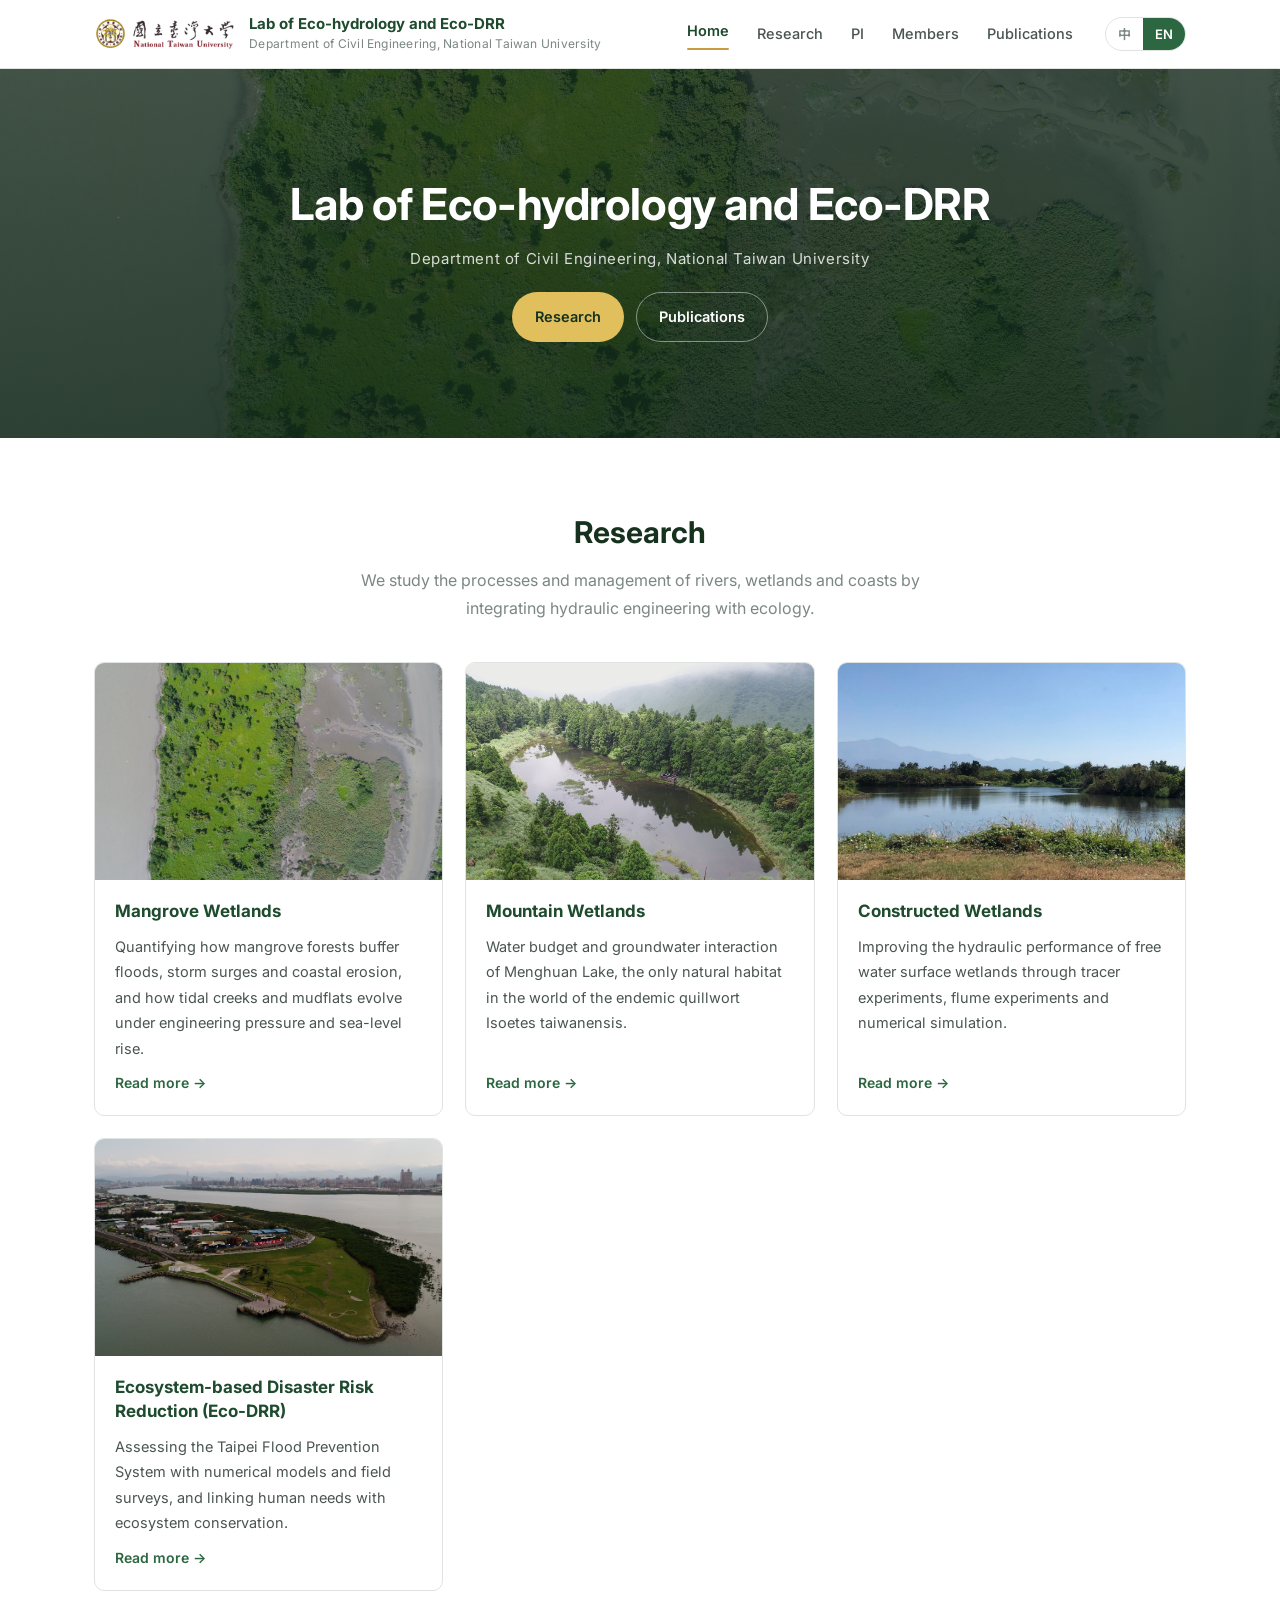
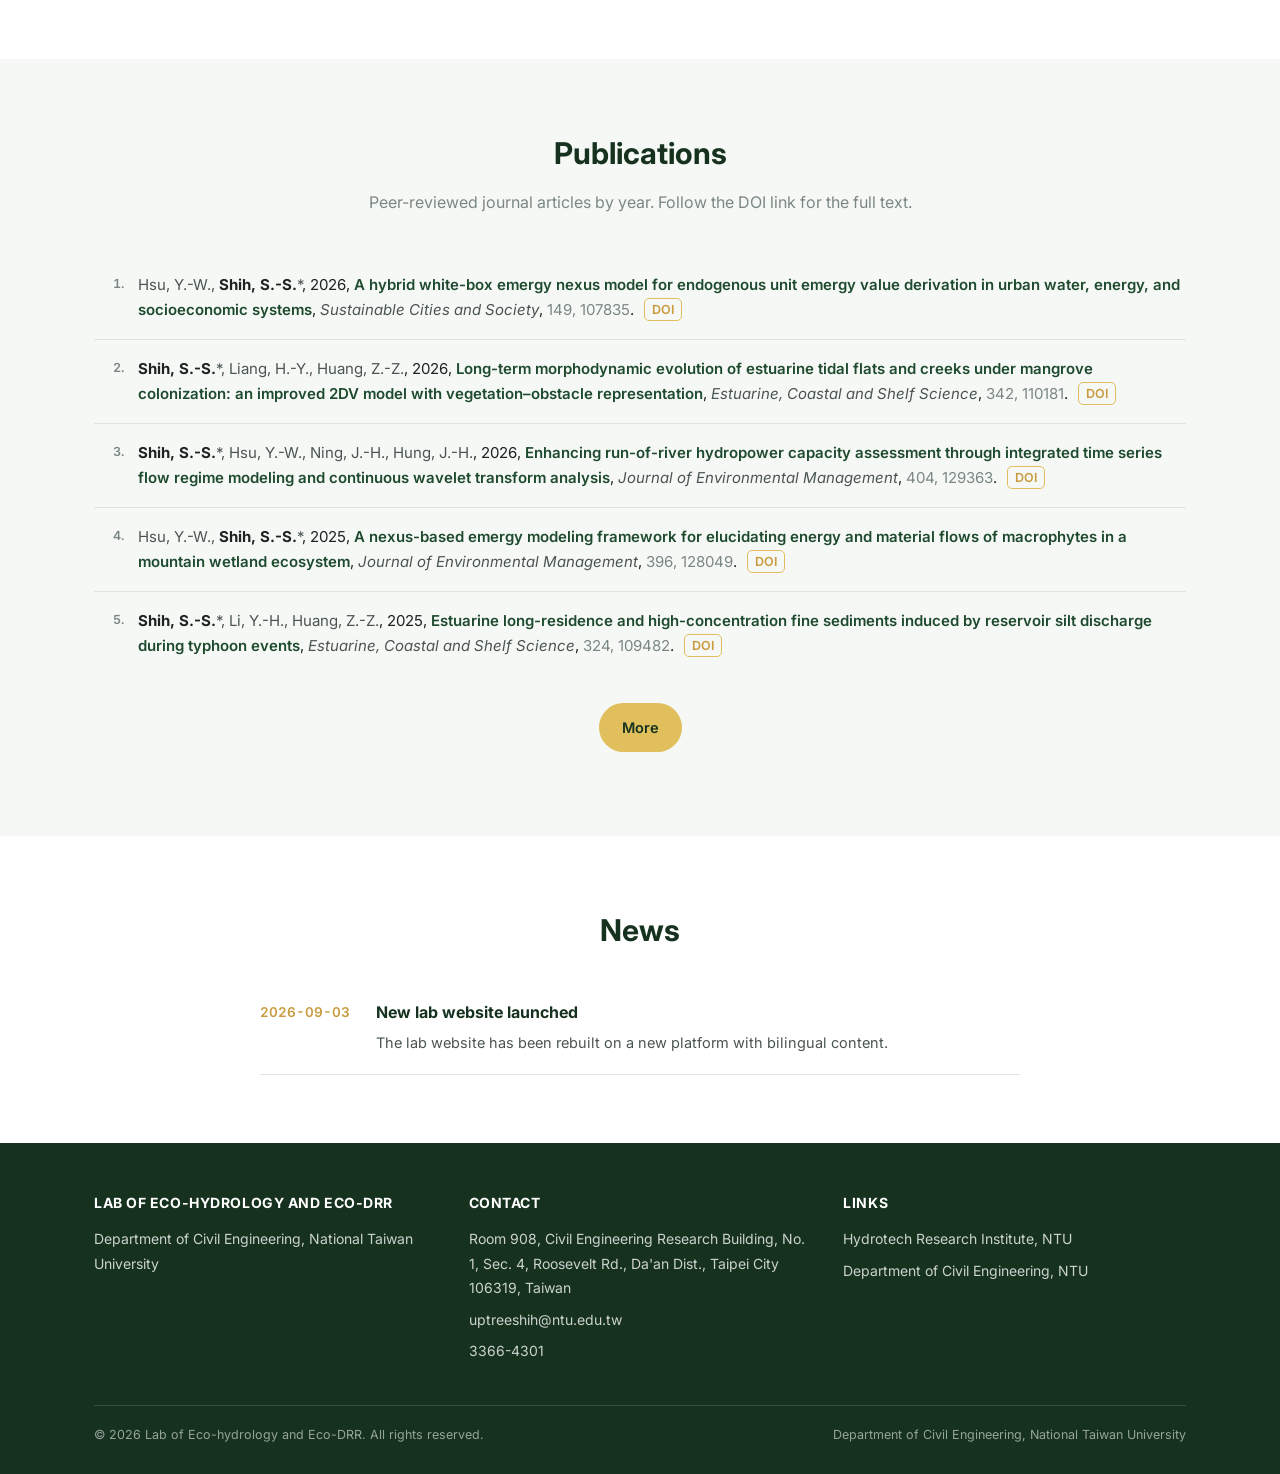
<file: index.html>
<!DOCTYPE html>
<html lang="zh-Hant">
<head>
<meta charset="utf-8">
<meta name="viewport" content="width=device-width, initial-scale=1">
<title>Lab of Eco-hydrology and Eco-DRR｜生態水文與生態減災研究室</title>
<meta name="description" content="National Taiwan University — Lab of Eco-hydrology and Eco-DRR. Mangrove wetlands, mountain wetlands, constructed wetlands and ecosystem-based disaster risk reduction.">
<link rel="icon" href="assets/img/site/favicon.ico" sizes="any">
<link rel="icon" type="image/png" href="assets/img/site/favicon-180.png">
<link rel="apple-touch-icon" href="assets/img/site/favicon-180.png">
<link rel="preconnect" href="https://fonts.googleapis.com">
<link rel="preconnect" href="https://fonts.gstatic.com" crossorigin>
<link href="https://fonts.googleapis.com/css2?family=Inter:wght@400;500;600;700&family=Noto+Sans+TC:wght@400;500;700&display=swap" rel="stylesheet">
<link rel="stylesheet" href="assets/css/style.css?v=89482e7f">
</head>
<body data-page="index">
<header class="site-header"><div class="wrap header-inner"></div></header>
<main>
  <div class="hero"><div class="wrap"></div></div>
  <section id="research-preview"></section>
  <section id="recent" class="alt"></section>
  <section id="news"></section>
</main>
<footer class="site-footer"><div class="wrap"></div></footer>
<script src="assets/js/app.js?v=50a1414c"></script>
</body>
</html>
</file>
<file: assets/css/style.css>
:root {
  --green-900: #16321f;
  --green-800: #1e4a2e;
  --green-700: #2c6741;
  --green-600: #3d8055;
  --green-100: #e6f0e8;
  --gold: #c99b3f;
  --gold-light: #e0bf5c;
  --ink: #1c2321;
  --ink-soft: #4a5551;
  --ink-faint: #7b8783;
  --line: #dfe4e1;
  --bg: #ffffff;
  --bg-alt: #f6f8f6;
  --radius: 10px;
  --shadow: 0 1px 3px rgba(22, 50, 31, .08), 0 8px 24px rgba(22, 50, 31, .06);
  --wrap: 1140px;
  --font: "Inter", "Noto Sans TC", -apple-system, "Segoe UI", "Microsoft JhengHei", sans-serif;
  --serif: "Noto Serif TC", Georgia, "Times New Roman", serif;
}

* { box-sizing: border-box; }

html { scroll-behavior: smooth; scroll-padding-top: 84px; }

body {
  margin: 0;
  font-family: var(--font);
  font-size: 16px;
  line-height: 1.75;
  color: var(--ink);
  background: var(--bg);
  -webkit-font-smoothing: antialiased;
}

img { max-width: 100%; display: block; }
a { color: var(--green-700); }

.wrap { max-width: var(--wrap); margin: 0 auto; padding: 0 24px; }

/* ---------- header ---------- */
.site-header {
  position: sticky; top: 0; z-index: 50;
  background: rgba(255, 255, 255, .94);
  backdrop-filter: blur(10px);
  border-bottom: 1px solid var(--line);
}
.header-inner {
  display: flex; align-items: center; gap: 20px;
  min-height: 68px;
}
.brand { display: flex; align-items: center; gap: 12px; text-decoration: none; color: inherit; margin-right: auto; }
.brand img { height: 38px; width: auto; }
.brand-text strong { display: block; font-size: 15px; line-height: 1.3; color: var(--green-800); }
.brand-text span { display: block; font-size: 12px; color: var(--ink-faint); letter-spacing: .02em; }

.nav { display: flex; align-items: center; gap: 4px; }
.nav a {
  padding: 8px 12px; border-radius: 6px; text-decoration: none;
  color: var(--ink-soft); font-size: 14.5px; font-weight: 500; white-space: nowrap;
}
.nav a:hover { background: var(--green-100); color: var(--green-800); }
.nav a.active { color: var(--green-800); font-weight: 600; }
.nav a.active::after {
  content: ""; display: block; height: 2px; margin-top: 4px;
  background: var(--gold); border-radius: 2px;
}

.lang-toggle {
  display: inline-flex; border: 1px solid var(--line); border-radius: 999px;
  overflow: hidden; background: #fff; flex: none;
}
.lang-toggle button {
  border: 0; background: none; cursor: pointer; font: inherit;
  font-size: 13px; font-weight: 600; padding: 5px 12px; color: var(--ink-faint);
}
.lang-toggle button[aria-pressed="true"] { background: var(--green-700); color: #fff; }

.nav-toggle {
  display: none; border: 1px solid var(--line); background: #fff;
  border-radius: 8px; width: 40px; height: 38px; cursor: pointer;
  align-items: center; justify-content: center;
}
.nav-toggle span { display: block; width: 18px; height: 2px; background: var(--ink); position: relative; }
.nav-toggle span::before, .nav-toggle span::after {
  content: ""; position: absolute; left: 0; width: 18px; height: 2px; background: var(--ink);
}
.nav-toggle span::before { top: -6px; }
.nav-toggle span::after { top: 6px; }

/* ---------- hero ---------- */
.hero {
  position: relative; color: #fff; text-align: center;
  padding: 108px 0 96px;
  background: var(--green-900) center/cover no-repeat;
}
.hero::after {
  content: ""; position: absolute; inset: 0;
  background: linear-gradient(180deg, rgba(16, 40, 24, .68), rgba(16, 40, 24, .82));
}
.hero .wrap { position: relative; z-index: 1; }
.hero h1 { font-size: clamp(26px, 4.2vw, 44px); line-height: 1.25; margin: 0 0 14px; font-weight: 700; letter-spacing: -.01em; }
.hero .affil { font-size: 15px; opacity: .82; margin: 0 0 20px; letter-spacing: .04em; }
.hero .tagline { font-size: clamp(15px, 1.6vw, 18px); max-width: 720px; margin: 0 auto 30px; opacity: .93; }
.hero .btn-row { display: flex; gap: 12px; justify-content: center; flex-wrap: wrap; }

.btn {
  display: inline-block; padding: 11px 22px; border-radius: 999px;
  text-decoration: none; font-weight: 600; font-size: 14.5px; border: 1px solid transparent;
}
.btn-primary { background: var(--gold-light); color: var(--green-900); }
.btn-primary:hover { background: #eed07a; }
.btn-ghost { border-color: rgba(255, 255, 255, .45); color: #fff; }
.btn-ghost:hover { background: rgba(255, 255, 255, .12); }

/* ---------- page header (inner pages) ---------- */
.page-head {
  background: var(--green-800) center/cover no-repeat;
  color: #fff; padding: 56px 0 48px; position: relative;
}
.page-head::after { content: ""; position: absolute; inset: 0; background: rgba(20, 48, 30, .72); }
.page-head .wrap { position: relative; z-index: 1; }
.page-head h1 { margin: 0 0 8px; font-size: clamp(24px, 3.4vw, 34px); }
.page-head p { margin: 0; opacity: .85; max-width: 720px; }

/* ---------- sections ---------- */
section { padding: 68px 0; }
section.alt { background: var(--bg-alt); }
.section-title { text-align: center; margin: 0 0 8px; font-size: clamp(22px, 3vw, 30px); color: var(--green-900); }
.section-sub { text-align: center; color: var(--ink-faint); margin: 0 auto 40px; max-width: 620px; }

/* ---------- research cards ---------- */
.cards { display: grid; grid-template-columns: repeat(auto-fit, minmax(260px, 1fr)); gap: 22px; }
.card {
  background: #fff; border: 1px solid var(--line); border-radius: var(--radius);
  overflow: hidden; display: flex; flex-direction: column;
  transition: transform .18s ease, box-shadow .18s ease;
}
.card:hover { transform: translateY(-3px); box-shadow: var(--shadow); }
.card .thumb { aspect-ratio: 16 / 10; object-fit: cover; width: 100%; background: var(--green-100); }
.card .card-body { padding: 20px; display: flex; flex-direction: column; gap: 10px; flex: 1; }
.card h3 { margin: 0; font-size: 17px; color: var(--green-800); line-height: 1.4; }
.card p { margin: 0; font-size: 14.5px; color: var(--ink-soft); }
.card .more { margin-top: auto; font-size: 14px; font-weight: 600; text-decoration: none; }

/* ---------- research detail ---------- */
.topic { padding: 56px 0; border-bottom: 1px solid var(--line); }
.topic:last-child { border-bottom: 0; }
.topic-grid { display: grid; grid-template-columns: minmax(0, 1.35fr) minmax(0, 1fr); gap: 40px; align-items: start; }
.topic h2 { margin: 0 0 6px; font-size: 24px; color: var(--green-900); }
.topic .lede { color: var(--ink-soft); font-size: 16px; margin: 0 0 20px; }
.topic ul { margin: 0; padding-left: 20px; }
.topic li { margin-bottom: 14px; color: var(--ink-soft); font-size: 15px; }
.topic img { border-radius: var(--radius); box-shadow: var(--shadow); position: sticky; top: 96px; }

/* ---------- people ---------- */
.people { display: grid; grid-template-columns: repeat(auto-fill, minmax(230px, 1fr)); gap: 24px; }
.person {
  background: #fff; border: 1px solid var(--line); border-radius: var(--radius);
  overflow: hidden; display: flex; flex-direction: column;
}
.person .avatar {
  width: 100%; aspect-ratio: 1 / 1; object-fit: cover;
  object-position: center 28%; background: var(--green-100);
}
.person .avatar.placeholder {
  display: flex; align-items: center; justify-content: center;
  font-size: 34px; color: var(--green-600); font-weight: 600;
}
.person-body { padding: 16px 18px 20px; }
.person h3 { margin: 0; font-size: 17px; color: var(--green-900); }
.person .name-en { font-size: 13.5px; color: var(--ink-faint); margin: 2px 0 8px; }
.person .role {
  display: inline-block; font-size: 12px; font-weight: 600; letter-spacing: .02em;
  background: var(--green-100); color: var(--green-800);
  padding: 3px 10px; border-radius: 999px; margin-bottom: 10px;
}
.person .topic-text { font-size: 13.5px; color: var(--ink-soft); margin: 0 0 10px; line-height: 1.6; }
.person .meta { font-size: 12.5px; color: var(--ink-faint); line-height: 1.6; margin: 0; }

/* ---------- PI ---------- */
.pi-grid { display: grid; grid-template-columns: 280px minmax(0, 1fr); gap: 44px; align-items: start; }
.pi-card { position: sticky; top: 96px; }
.pi-card img { border-radius: var(--radius); box-shadow: var(--shadow); width: 100%; }
.pi-card h2 { margin: 18px 0 2px; font-size: 22px; color: var(--green-900); }
.pi-card .en { color: var(--ink-faint); font-size: 14px; margin: 0 0 14px; }
.pi-card ul { list-style: none; margin: 0 0 16px; padding: 0; font-size: 13.5px; color: var(--ink-soft); }
.pi-card ul li { padding: 6px 0; border-bottom: 1px dashed var(--line); }
.pi-bio p { font-size: 16px; color: var(--ink-soft); }
.pi-cols { display: grid; grid-template-columns: repeat(auto-fit, minmax(240px, 1fr)); gap: 28px; margin-top: 32px; }
.pi-cols h3 { font-size: 16px; color: var(--green-800); margin: 0 0 10px; padding-bottom: 8px; border-bottom: 2px solid var(--gold-light); }
.pi-cols ul { margin: 0; padding-left: 18px; font-size: 14.5px; color: var(--ink-soft); }
.pi-cols li { margin-bottom: 6px; }

/* ---------- publications ---------- */
.pub-tools { display: flex; gap: 12px; flex-wrap: wrap; align-items: center; margin-bottom: 28px; }
.pub-tools input, .pub-tools select {
  font: inherit; font-size: 14.5px; padding: 9px 14px;
  border: 1px solid var(--line); border-radius: 8px; background: #fff; color: var(--ink);
}
.pub-tools input { flex: 1; min-width: 200px; }
.pub-tools select { max-width: 230px; }
.pub-count { font-size: 13.5px; color: var(--ink-faint); margin-left: auto; }

.pub-year { display: flex; align-items: baseline; gap: 14px; margin: 34px 0 14px; }
.pub-year h2 { margin: 0; font-size: 20px; color: var(--gold); font-variant-numeric: tabular-nums; }
.pub-year .rule { flex: 1; height: 1px; background: var(--line); }

.pub-list { list-style: none; margin: 0; padding: 0; }
.pub {
  padding: 16px 0 16px 44px; border-bottom: 1px solid var(--line); position: relative;
  font-size: 15px; line-height: 1.7;
}
.pub:last-child { border-bottom: 0; }
.pub .num {
  position: absolute; left: 0; top: 17px; font-size: 12.5px; font-weight: 600;
  color: var(--ink-faint); font-variant-numeric: tabular-nums;
  width: 30px; text-align: right;
}
.pub .authors { color: var(--ink-soft); }
.pub .pub-title { color: var(--green-800); font-weight: 600; }
.pub .journal { font-style: italic; color: var(--ink-soft); }
.pub .detail { color: var(--ink-faint); }
.pub .doi {
  display: inline-block; margin-left: 6px; font-size: 12.5px; font-weight: 600;
  color: var(--gold); text-decoration: none; border: 1px solid var(--gold-light);
  border-radius: 5px; padding: 0 7px; vertical-align: 1px;
}
.pub .doi:hover { background: var(--gold-light); color: var(--green-900); }
mark { background: #fdf0c8; color: inherit; padding: 0 1px; }

/* ---------- news ---------- */
.news-list { list-style: none; margin: 0; padding: 0; max-width: 760px; }
.news-item { display: flex; gap: 20px; padding: 18px 0; border-bottom: 1px solid var(--line); }
.news-item time { flex: none; width: 96px; color: var(--gold); font-size: 13.5px; font-weight: 600; font-variant-numeric: tabular-nums; padding-top: 3px; }
.news-item h3 { margin: 0 0 4px; font-size: 16px; color: var(--green-900); }
.news-item p { margin: 0; font-size: 14.5px; color: var(--ink-soft); }

/* ---------- footer ---------- */
.site-footer { background: var(--green-900); color: rgba(255, 255, 255, .78); padding: 48px 0 28px; font-size: 14px; }
.footer-grid { display: grid; grid-template-columns: repeat(auto-fit, minmax(210px, 1fr)); gap: 32px; }
.site-footer h4 { color: #fff; font-size: 14px; margin: 0 0 12px; letter-spacing: .04em; text-transform: uppercase; }
.site-footer a { color: rgba(255, 255, 255, .78); text-decoration: none; }
.site-footer a:hover { color: var(--gold-light); }
.site-footer ul { list-style: none; margin: 0; padding: 0; }
.site-footer li { margin-bottom: 7px; }
.footer-bottom {
  margin-top: 34px; padding-top: 18px; border-top: 1px solid rgba(255, 255, 255, .14);
  display: flex; justify-content: space-between; gap: 12px; flex-wrap: wrap;
  font-size: 12.5px; color: rgba(255, 255, 255, .55);
}

.empty { color: var(--ink-faint); text-align: center; padding: 40px 0; }

/* ---------- responsive ---------- */
@media (max-width: 900px) {
  .topic-grid, .pi-grid { grid-template-columns: 1fr; }
  .topic img, .pi-card { position: static; }
  .pi-card { max-width: 300px; }
}

@media (max-width: 780px) {
  .nav-toggle { display: flex; }
  .nav {
    position: absolute; top: 100%; left: 0; right: 0;
    flex-direction: column; align-items: stretch; gap: 0;
    background: #fff; border-bottom: 1px solid var(--line);
    padding: 8px 16px 16px; display: none;
  }
  .nav.open { display: flex; }
  .nav a { padding: 11px 8px; }
  .brand img { height: 32px; }
  .brand-text span { display: none; }
  .brand-text strong { font-size: 14px; }
  .nav a.active::after { display: none; }
  .header-inner { position: relative; }
  section { padding: 48px 0; }
  .hero { padding: 72px 0 64px; }
  .news-item { flex-direction: column; gap: 4px; }
  .news-item time { width: auto; }
}

@media print {
  .site-header, .site-footer, .pub-tools, .hero .btn-row { display: none; }
  body { font-size: 12px; }
}

/* 內容檔讀取失敗時的提示，只有維護者會看到 */
.load-warning {
  background: #fdf0c8; color: #6b4e00; border-bottom: 1px solid #e6cf85;
  padding: 12px 24px; font-size: 13.5px; line-height: 1.6;
}

/* 學術著作中主持人姓名 */
.pub .authors strong.pi { font-weight: 700; color: var(--ink); }

.pi-card .pi-contact { font-size: 13.5px; color: var(--ink-soft); margin: 0 0 16px; line-height: 1.8; }

.pi-card .pi-contact a { color: var(--green-700); text-decoration: none; word-break: break-all; }
.pi-card .pi-contact a:hover { text-decoration: underline; }
</file>
